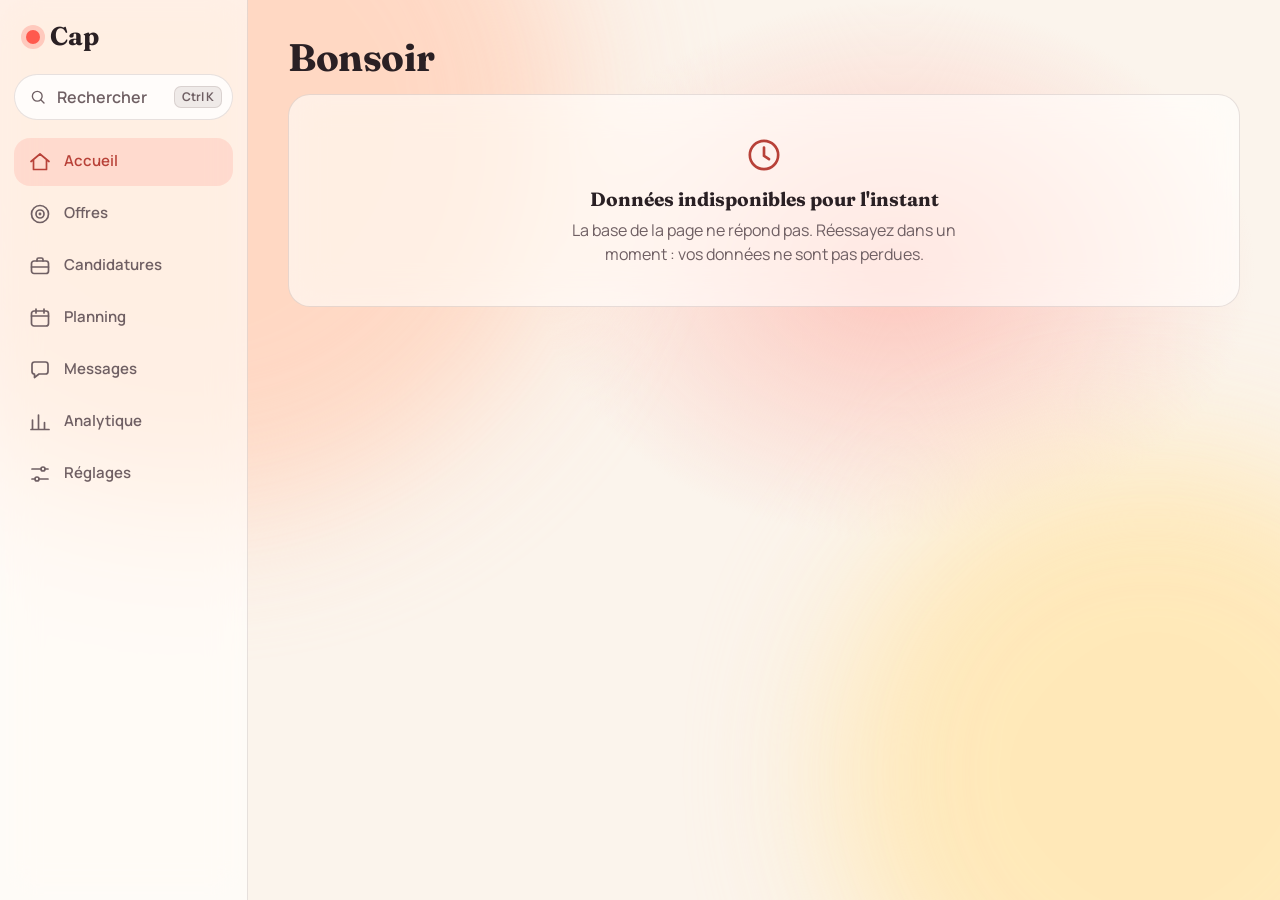
<file: extensions/dashboard/page/index.html>
<!DOCTYPE html>
<html lang="fr" class="cap-boot">
<head>
<meta charset="utf-8">
<title>Cap</title>
<meta name="viewport" content="width=device-width, initial-scale=1, viewport-fit=cover">
<link rel="preconnect" href="https://fonts.googleapis.com">
<link rel="preconnect" href="https://fonts.gstatic.com" crossorigin>
<link rel="stylesheet" href="https://fonts.googleapis.com/css2?family=Fraunces:opsz,wght@9..144,500;9..144,700&family=Manrope:wght@400;500;600;700&display=swap">
<link rel="stylesheet" href="css/app.css">
</head>
<body>
<div class="backdrop" aria-hidden="true"></div>

<div id="stage">
<nav id="nav" aria-label="Navigation principale">
  <div class="brand"><span class="brand-mark" aria-hidden="true"></span><span class="brand-name">Cap</span></div>
  <button type="button" id="nav-search" class="nav-search" aria-haspopup="dialog" aria-keyshortcuts="Control+K Meta+K">
    <svg viewBox="0 0 24 24" aria-hidden="true"><circle cx="11" cy="11" r="6.5"/><path d="m16 16 4 4"/></svg><span>Rechercher</span><kbd class="kbd" data-shortcut>Ctrl K</kbd></button>
  <ul class="nav-list">
    <li><a class="nav-item" href="#accueil" data-route="accueil">
      <svg viewBox="0 0 24 24" aria-hidden="true"><path d="M3 11.5 12 4l9 7.5M5.5 10v9.5h13V10"/></svg><span>Accueil</span></a></li>
    <li><a class="nav-item" href="#offres" data-route="offres">
      <svg viewBox="0 0 24 24" aria-hidden="true"><circle cx="12" cy="12" r="8.5"/><circle cx="12" cy="12" r="4"/><circle cx="12" cy="12" r=".6"/></svg><span>Offres</span></a></li>
    <li><a class="nav-item" href="#candidatures" data-route="candidatures">
      <svg viewBox="0 0 24 24" aria-hidden="true"><rect x="3.5" y="7" width="17" height="12.5" rx="2.5"/><path d="M9 7V5.5A1.5 1.5 0 0 1 10.5 4h3A1.5 1.5 0 0 1 15 5.5V7M3.5 13h17"/></svg><span>Candidatures</span></a></li>
    <li class="nav-extra"><a class="nav-item" href="#planning" data-route="planning">
      <svg viewBox="0 0 24 24" aria-hidden="true"><rect x="3.5" y="5" width="17" height="15" rx="2.5"/><path d="M3.5 10h17M8 3v4M16 3v4"/></svg><span>Planning</span></a></li>
    <li><a class="nav-item" href="#messages" data-route="messages">
      <svg viewBox="0 0 24 24" aria-hidden="true"><path d="M4 6.5A2.5 2.5 0 0 1 6.5 4h11A2.5 2.5 0 0 1 20 6.5v7a2.5 2.5 0 0 1-2.5 2.5H11l-4.5 3.5V16A2.5 2.5 0 0 1 4 13.5z"/></svg><span>Messages</span></a></li>
    <li class="nav-extra"><a class="nav-item" href="#analytique" data-route="analytique">
      <svg viewBox="0 0 24 24" aria-hidden="true"><path d="M4.5 19.5V10M10.5 19.5V5M16.5 19.5v-7M21 19.5H3"/></svg><span>Analytique</span></a></li>
    <li class="nav-extra"><a class="nav-item" href="#reglages" data-route="reglages">
      <svg viewBox="0 0 24 24" aria-hidden="true"><path d="M4 7h9M17 7h3M4 17h3M11 17h9"/><circle cx="15" cy="7" r="2"/><circle cx="9" cy="17" r="2"/></svg><span>Réglages</span></a></li>
    <li class="nav-more"><button type="button" class="nav-item" id="more-btn" aria-haspopup="dialog" aria-expanded="false" aria-controls="more-sheet">
      <svg viewBox="0 0 24 24" aria-hidden="true"><circle cx="6" cy="12" r="1.4"/><circle cx="12" cy="12" r="1.4"/><circle cx="18" cy="12" r="1.4"/></svg><span>Plus</span></button></li>
  </ul>
</nav>

<div id="more-sheet" class="sheet" role="dialog" aria-modal="true" aria-label="Plus de pages" hidden>
  <div class="sheet-scrim" data-close-sheet></div>
  <div class="sheet-panel glass">
    <a class="sheet-item" href="#planning" data-route="planning">Planning</a>
    <a class="sheet-item" href="#analytique" data-route="analytique">Analytique</a>
    <a class="sheet-item" href="#reglages" data-route="reglages">Réglages</a>
  </div>
</div>

<main id="main">
  <button type="button" id="search-btn" class="icon-btn search-fab" aria-label="Rechercher" aria-haspopup="dialog" aria-keyshortcuts="Control+K Meta+K">
    <svg viewBox="0 0 24 24" aria-hidden="true"><circle cx="11" cy="11" r="6.5"/><path d="m16 16 4 4"/></svg></button>
  <section id="screen-accueil" data-screen="accueil" aria-labelledby="h-accueil" hidden><h1 id="h-accueil">Accueil</h1><div class="screen-body"></div></section>
  <section id="screen-offres" data-screen="offres" aria-labelledby="h-offres" hidden><h1 id="h-offres">Offres</h1><div class="screen-body"></div></section>
  <section id="screen-candidatures" data-screen="candidatures" aria-labelledby="h-candidatures" hidden><h1 id="h-candidatures">Candidatures</h1><div class="screen-body"></div></section>
  <section id="screen-planning" data-screen="planning" aria-labelledby="h-planning" hidden><h1 id="h-planning">Planning</h1><div class="screen-body"></div></section>
  <section id="screen-messages" data-screen="messages" aria-labelledby="h-messages" hidden><h1 id="h-messages">Messages</h1><div class="screen-body"></div></section>
  <section id="screen-analytique" data-screen="analytique" aria-labelledby="h-analytique" hidden><h1 id="h-analytique">Analytique</h1><div class="screen-body"></div></section>
  <section id="screen-reglages" data-screen="reglages" aria-labelledby="h-reglages" hidden><h1 id="h-reglages">Réglages</h1><div class="screen-body"></div></section>
</main>
</div>

<!-- Later tasks add their scripts here, in order: data.js, match.js, ui/charts/screens, outlook, palette, then app.js last. -->
<script src="js/data.js"></script>
<script src="js/match.js"></script>
<script src="js/ui.js"></script>
<script src="js/charts.js"></script>
<script src="js/screens/accueil.js"></script>
<script src="js/screens/offres.js"></script>
<script src="js/screens/candidatures.js"></script>
<script src="js/screens/analytique.js"></script>
<script src="js/outlook.js"></script>
<script src="js/screens/planning.js"></script>
<script src="js/screens/messages.js"></script>
<script src="js/screens/reglages.js"></script>
<script src="js/palette.js"></script>
<script src="js/app.js"></script>
</body>
</html>
</file>
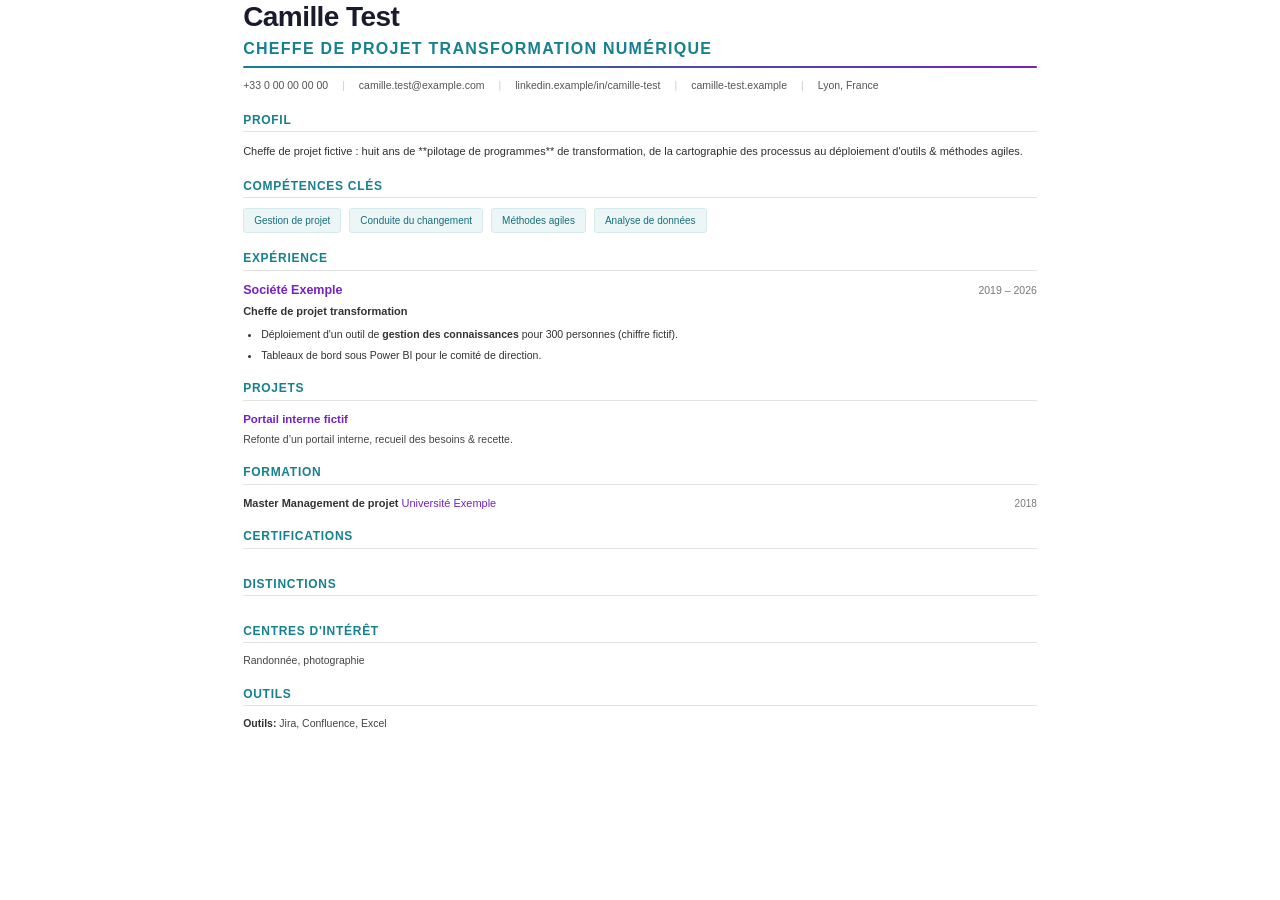
<file: extensions/agents/test/fixtures/cv-sample.html>
<!DOCTYPE html>
<html lang="fr">
<head>
<meta charset="UTF-8">
<meta name="viewport" content="width=device-width, initial-scale=1.0">
<title>Camille Test — CV</title>
<style>
  /* Themeable tokens (#1837): overridable via config/profile.yml `style:`, which
     the PDF pipeline injects as a later :root block. Defaults below reproduce the
     original hardcoded values, so a profile without a `style:` block is unchanged. */
  :root {
    --accent-color: hsl(187 74% 32%);
    --secondary-color: hsl(270, 70%, 45%);
    --tag-color: hsl(187, 74%, 28%);
    --tag-bg: hsl(187, 40%, 95%);
    --tag-border: hsl(187, 40%, 88%);
    --font-family: "Liberation Sans", 'Helvetica Neue', Arial, 'DejaVu Sans', 'Arial Unicode MS', sans-serif;
    --font-size: 11px;
    /* Matches generate-pdf.mjs's PDF_PAGE_MARGIN — the actual PDF page margin
       comes from the later @page rule injectPrintPageCss appends (which reads
       this same variable), so this default must match it exactly. */
    --page-margin: 0.6in;
    /* #3242: unchanged default — a role may still flow across a page break to
       keep the CV compact (see #1145). Override via config/profile.yml
       `style.job_break_inside: avoid` for "a role is one unit, never split". */
    --job-break-inside: auto;
    /* Whether a Projects entry may split across a page break. Unchanged
       default — a project may still split, keeping the CV compact. Override via
       config/profile.yml `style.project_break_inside: avoid` for "a project is
       one unit, never split", which removes the one-word widow a description
       can leave above its tech line, at the cost of a bottom gap. */
    --project-break-inside: auto;
  }
  @page { margin: var(--page-margin); }

  /* ATS-safe typography (#font-extraction fix):
     The bundled variable woff2 fonts (Space Grotesk / DM Sans) render with
     glyph advances that make PDF text extractors inject spurious spaces inside
     words (e.g. "SUM M ARY", "Germ any") — which corrupts ATS keyword parsing.
     This template's job is clean machine-readable parsing, so we use a standard
     static system sans stack instead. Arial Unicode MS is last among the named
     faces. Headless Chromium embeds that face for Han text. Naming Hiragino,
     PingFang, or Noto does not embed them, and 山 and 田 are then stored as
     Kangxi radicals. Verified clean via pypdf text extraction.
     The lang="ja" rules reuse this Latin base stack (with a CJK fallback added);
     the lang="ar" rules below intentionally define their own Arabic stack. */

  * {
    margin: 0;
    padding: 0;
    box-sizing: border-box;
    /* Disable fi/fl/ffi ligatures. Headless Chromium substitutes these letter
       pairs with the Unicode glyphs U+FB01/FB02/FB03 at PDF layout time, and PDF
       text extractors (what ATS systems read) decode them back to those
       codepoints, so "verification" becomes "veriﬁcation" and a literal keyword
       search misses it. Setting this on every element covers headings and
       competency tags too. Required ligatures (rlig) stay on, so Arabic shaping
       is unaffected. */
    font-variant-ligatures: none;
    font-feature-settings: "liga" 0, "clig" 0, "dlig" 0;
  }

  html {
    -webkit-print-color-adjust: exact;
    print-color-adjust: exact;
  }

  body {
    font-family: var(--font-family);
    font-size: var(--font-size);
    line-height: 1.5;
    color: #1a1a2e;
    background: #ffffff;
    padding: 0;
    margin: 0;
    /* Disable ligatures here as well; see the * rule above. */
    font-variant-ligatures: none;
    font-feature-settings: "liga" 0, "clig" 0, "dlig" 0;
  }

  .page {
    width: 100%;
    max-width: 210mm;
    margin: 0 auto;
    padding: 2px 0;
  }

  /* === HEADER === */
  .header {
    margin-bottom: 20px;
  }

  .header h1 {
    font-family: var(--font-family);
    font-size: 28px;
    font-weight: 700;
    color: #1a1a2e;
    letter-spacing: -0.02em;
    margin-bottom: 6px;
    line-height: 1.1;
  }

  .header-title {
    font-family: var(--font-family);
    font-size: 16px;
    font-weight: 600;
    color: var(--accent-color);
    text-transform: uppercase;
    letter-spacing: 0.08em;
    margin-bottom: 8px;
    line-height: 1.2;
  }

  .header-gradient {
    height: 2px;
    background: linear-gradient(to right, var(--accent-color), var(--secondary-color));
    border-radius: 1px;
    margin-bottom: 10px;
  }

  .contact-row {
    display: flex;
    flex-wrap: wrap;
    gap: 8px 14px;
    font-family: var(--font-family);
    font-size: 10.5px;
    line-height: 1.4;
    color: #555;
  }

  .contact-row a {
    color: #555;
    text-decoration: none;
  }

  /* The separator is generated content on the item BEFORE it, not an element of
     its own. As its own flex item it was an independent box, so `flex-wrap`
     could place it first on a new line — and attaching it to the following item
     instead would only move the problem, since that item starts the wrapped
     line. Trailing the preceding item, it leaves with that item or not at all.
     margin-inline-start (logical) keeps RTL — html[lang="ar"] — correct. */
  .contact-row > *:not(:last-child)::after {
    content: "|";
    color: #ccc;
    margin-inline-start: 14px;   /* matches the 14px column gap above */
  }

  /* === OPTIONAL PROFILE PHOTO (opt-in, DACH/European markets — #264) ===
     Off by default: with no candidate.photo the  slot is empty, no
     <img> is emitted, and the layout is byte-identical to a photoless CV.
     When opted in (candidate.photo in config/profile.yml) the photo floats into
     the top corner and the header/summary text wraps beside it. Photos are
     penalized by US/UK/many-market ATS, so this is never on by default. */
  .cv-photo {
    float: right;
    width: 80px;
    height: 100px;
    object-fit: cover;
    margin: 0 0 8px 14px;
    border-radius: 3px;
    border: 1px solid #e2e2e2;
  }

  .cv-photo--rounded { border-radius: 8px; }
  .cv-photo--circle { border-radius: 50%; aspect-ratio: 1; height: 80px; }
  .cv-photo--square { border-radius: 0; aspect-ratio: 1; height: 80px; }

  /* === SECTIONS === */
  .section {
    margin-bottom: 18px;
  }

  .section-title {
    font-family: var(--font-family);
    font-size: 12px;
    font-weight: 700;
    text-transform: uppercase;
    letter-spacing: 0.06em;
    color: var(--accent-color);
    border-bottom: 1.5px solid #e2e2e2;
    padding-bottom: 4px;
    margin-bottom: 10px;
    line-height: 1.2;
  }

  /* === PROFESSIONAL SUMMARY === */
  .summary-text {
    font-size: var(--font-size);
    line-height: 1.7;
    color: #2f2f2f;
  }

  .summary-text strong {
    font-weight: 700;
    color: #1a1a1a;
  }

  /* Links must never break across lines */
  a {
    white-space: nowrap;
  }

  /* === CORE COMPETENCIES === */
  .competencies-grid {
    display: flex;
    flex-wrap: wrap;
    gap: 8px;
  }

  .competency-tag {
    font-family: var(--font-family);
    font-size: 10px;
    font-weight: 500;
    color: var(--tag-color);
    background: var(--tag-bg);
    padding: 4px 10px;
    border-radius: 3px;
    border: 1px solid var(--tag-border);
  }

  /* === WORK EXPERIENCE === */
  .job {
    margin-bottom: 14px;
  }

  .job-header {
    display: flex;
    justify-content: space-between;
    align-items: baseline;
    gap: 12px;
    margin-bottom: 4px;
  }

  .job-company {
    font-family: var(--font-family);
    font-size: 12.5px;
    font-weight: 600;
    color: var(--secondary-color);
  }

  .job-period {
    font-size: 10.5px;
    color: #777;
    white-space: nowrap;
  }

  .job-role {
    font-size: var(--font-size);
    font-weight: 600;
    color: #333;
    margin-bottom: 6px;
  }

  .job-location {
    font-size: 10px;
    color: #888;
  }

  .job-context {
    font-style: italic;
    font-size: 10.5px;
    line-height: 1.55;
    color: #555;
    margin-top: 3px;
  }

  .job ul {
    padding-left: 18px;
    margin-top: 6px;
  }

  .job li {
    font-size: 10.5px;
    line-height: 1.6;
    color: #333;
    margin-bottom: 4px;
  }

  .job li strong {
    font-weight: 600;
  }

  /* === PROJECTS === */
  .project {
    margin-bottom: 12px;
  }

  .project-title {
    font-family: var(--font-family);
    font-size: 11.5px;
    font-weight: 600;
    color: var(--secondary-color);
  }

  .project-title a {
    color: inherit;
    text-decoration: none;
  }

  .project-title a:hover {
    text-decoration: underline;
  }

  .project-badge {
    font-size: 9px;
    font-weight: 500;
    color: var(--accent-color);
    background: var(--tag-bg);
    padding: 1px 6px;
    border-radius: 2px;
    margin-left: 6px;
  }

  .project-desc {
    font-size: 10.5px;
    color: #444;
    margin-top: 3px;
    line-height: 1.55;
  }

  .project-tech {
    font-size: 9.5px;
    color: #888;
    margin-top: 3px;
  }

  /* === EDUCATION === */
  .edu-item {
    margin-bottom: 8px;
  }

  .edu-header {
    display: flex;
    justify-content: space-between;
    align-items: baseline;
    gap: 12px;
  }

  .edu-title {
    font-weight: 600;
    font-size: var(--font-size);
    color: #333;
  }

  .edu-org {
    color: var(--secondary-color);
    font-weight: 500;
  }

  .edu-year {
    font-size: 10px;
    color: #777;
    white-space: nowrap;
  }

  .edu-location {
    font-size: 10px;
    color: #888;
  }

  .edu-desc {
    font-size: 10px;
    color: #666;
    margin-top: 2px;
    line-height: 1.5;
  }

  /* === CERTIFICATIONS === */
  .cert-table {
    display: table;
    width: 100%;
  }

  .cert-item {
    display: table-row;
  }

  .cert-item > * {
    display: table-cell;
    vertical-align: baseline;
    padding-bottom: 6px;
  }

  .cert-title {
    font-size: 10.5px;
    font-weight: 500;
    color: #333;
  }

  .cert-org {
    color: var(--secondary-color);
    white-space: nowrap;
  }

  .cert-year {
    font-size: 10px;
    color: #777;
    white-space: nowrap;
    text-align: right;
    width: 44px;
  }

  /* === AWARDS === */
  /* Same table model as certifications (title / issuer / year on one baseline),
     under its own class names so a template pack can restyle awards without
     dragging certifications along. */
  .award-table {
    display: table;
    width: 100%;
  }

  .award-item {
    display: table-row;
  }

  .award-item > * {
    display: table-cell;
    vertical-align: baseline;
    padding-bottom: 6px;
  }

  .award-title {
    font-size: 10.5px;
    font-weight: 500;
    color: #333;
  }

  .award-org {
    color: var(--secondary-color);
    white-space: nowrap;
  }

  .award-year {
    font-size: 10px;
    color: #777;
    white-space: nowrap;
    text-align: right;
    width: 44px;
  }

  /* === INTERESTS === */
  .interests-line {
    font-size: 10.5px;
    color: #444;
  }

  /* === GDPR / RODO CONSENT (footer) === */
  /* Opt-in footer slot filled from payload.consent. Empty by default — the
     :empty rule hides the div (and its border-top) when no consent text is
     set, so existing CVs render byte-identical to a pre-consent layout.
     Mirrors the  opt-in slot pattern (#264). */
  .cv-consent {
    margin-top: 14px;
    padding-top: 8px;
    border-top: 1px solid #ddd;
    font-size: 8.5px;
    line-height: 1.4;
    color: #777;
    text-align: left;
  }
  .cv-consent:empty { display: none; }

  /* === SKILLS === */
  .skills-grid {
    display: flex;
    flex-wrap: wrap;
    gap: 6px 14px;
  }

  .skill-item {
    font-size: 10.5px;
    color: #444;
  }

  .skill-category {
    font-weight: 600;
    color: #333;
    font-size: 10.5px;
  }

  /* === PRINT === */
  @media print {
    body {
      -webkit-print-color-adjust: exact;
      print-color-adjust: exact;
    }

    /* Keep a small right gutter for the print box. Right-aligned content
       (job periods, education years) right-aligns to the content-box edge,
       and the rightmost glyph's side bearing can spill ~1px past it and get
       clipped by Chromium's print clip. A plain `.page` padding is reset to 0
       here for print, which is why padding set outside @media print has no
       effect; restoring a right gutter inside the print rule fixes it without
       re-centering the page or hard-coding a per-format max-width. See #1341. */
    .page {
      padding: 0 0.18in 0 0;
    }
  }

  /* === PAGE BREAK CONTROL === */
  /* Only avoid breaking small atomic units (a cert row, an education line, the
     header, a single competency or skill).  Sections and multi-bullet roles are
     allowed to flow across a page boundary so content packs tight instead of
     jumping wholesale and leaving large bottom gaps. */
  .header,
  .edu-item,
  .cert-item,
  .competency-tag,
  .skill-item {
    break-inside: avoid;
    page-break-inside: avoid;
  }

  /* #3242: opt-in — see the --job-break-inside default above. */
  .job {
    page-break-inside: var(--job-break-inside, auto);
    break-inside: var(--job-break-inside, auto);
  }

  /* Opt-in — see the --project-break-inside default above. */
  .project {
    page-break-inside: var(--project-break-inside, auto);
    break-inside: var(--project-break-inside, auto);
  }

  /* Keep a heading attached to the content that follows it, so headings are not
     orphaned at the bottom of a page. */
  .section-title,
  .job-company,
  .job-role,
  .job-location,
  .job-context,
  .project-title {
    break-after: avoid;
    page-break-after: avoid;
  }

  /* Keep a project's tech line attached to the description above it.  A project
     may still split across pages, but not at the one opportunity that strands a
     bare "Python | github.com/..." line at the top of the next page with no
     title or description to identify it. */
  .project-tech {
    break-before: avoid;
    page-break-before: avoid;
  }

  /* === RTL (Arabic) Support ===
     The profile's font_family leads when set, through --font-family-override,
     which theme-style.mjs declares only then. Not var(--font-family) as in the
     CJK blocks: that always resolves, and its Latin default (Arial, DejaVu
     Sans, Arial Unicode MS) carries Arabic glyphs, so it would displace
     Segoe UI / Tahoma for every Arabic CV. With no override, the fallback
     'Segoe UI' repeats the first face, so the stack is the one shipped before. */
  html[lang="ar"] body {
    direction: rtl;
    text-align: right;
    font-family: var(--font-family-override, 'Segoe UI'), 'Segoe UI', Tahoma, Arial, sans-serif;
  }

  html[lang="ar"] .header h1,
  html[lang="ar"] .header-title,
  html[lang="ar"] .section-title,
  html[lang="ar"] .job-company,
  html[lang="ar"] .project-title,
  html[lang="ar"] .competency-tag,
  html[lang="ar"] .skill-category {
    font-family: var(--font-family-override, 'Segoe UI'), 'Segoe UI', Tahoma, Arial, sans-serif;
  }

  html[lang="ar"] .header-gradient {
    background: linear-gradient(to left, var(--accent-color), var(--secondary-color));
  }

  html[lang="ar"] .job ul {
    padding-right: 18px;
    padding-left: 0;
  }

  html[lang="ar"] .project-badge {
    margin-right: 6px;
    margin-left: 0;
  }

  html[lang="ar"] .cert-year {
    text-align: left;
  }

  html[lang="ar"] .cert-table {
    direction: rtl;
  }

  html[lang="ar"] .cv-photo {
    float: left;
    margin: 0 14px 8px 0;
  }

  /* === CJK (Japanese) font fallback === */
  /* The bundled webfonts are Latin-only (see #951). Without a CJK fallback,
     Japanese text renders as tofu (□) in headless Chromium on any system
     without a CJK system font (Linux/CI, minimal containers). The Latin brand
     fonts are kept first so ASCII still uses Space Grotesk / DM Sans, then the
     browser's per-glyph fallback picks the first installed CJK face for kana
     and kanji. Mirrors the lang="ar" precedent above. */
  html[lang="ja"] body {
    font-family: var(--font-family), 'Hiragino Sans',
      'Hiragino Kaku Gothic ProN', 'Yu Gothic', 'YuGothic', 'Noto Sans CJK JP',
      'Noto Sans JP', Meiryo, 'MS PGothic', sans-serif;
  }

  html[lang="ja"] .header h1,
  html[lang="ja"] .header-title,
  html[lang="ja"] .section-title,
  html[lang="ja"] .job-company,
  html[lang="ja"] .project-title,
  html[lang="ja"] .competency-tag,
  html[lang="ja"] .skill-category {
   font-family: var(--font-family), 'Hiragino Sans', 'Hiragino Kaku Gothic ProN',
      'Yu Gothic', 'YuGothic', 'Noto Sans CJK JP', 'Noto Sans JP',
      Meiryo, 'MS PGothic', sans-serif;
  }

  /* === Simplified Chinese typography ===
     Keep Latin-capable system fonts first for stable ATS extraction, then use
     platform-native and open-source Simplified Chinese faces for Han glyphs.
     Explicit line-breaking prevents mixed Chinese/English tokens and Chinese
     punctuation from producing clipped or awkward PDF lines. */
  html[lang="zh-CN"] body,
  html[lang="zh"] body {
    font-family: var(--font-family), 'PingFang SC',
      'Hiragino Sans GB', 'Microsoft YaHei', 'Noto Sans CJK SC',
      'Noto Sans SC', 'Source Han Sans SC', sans-serif;
    line-break: strict;
    word-break: normal;
    overflow-wrap: break-word;
  }

  html[lang="zh-CN"] .header h1,
  html[lang="zh-CN"] .header-title,
  html[lang="zh-CN"] .section-title,
  html[lang="zh-CN"] .job-company,
  html[lang="zh-CN"] .project-title,
  html[lang="zh-CN"] .contact-row,
  html[lang="zh-CN"] .competency-tag,
  html[lang="zh-CN"] .skill-category,
  html[lang="zh"] .header h1,
  html[lang="zh"] .header-title,
  html[lang="zh"] .section-title,
  html[lang="zh"] .job-company,
  html[lang="zh"] .project-title,
  html[lang="zh"] .contact-row,
  html[lang="zh"] .competency-tag,
  html[lang="zh"] .skill-category {
    font-family: var(--font-family), 'PingFang SC',
      'Hiragino Sans GB', 'Microsoft YaHei', 'Noto Sans CJK SC',
      'Noto Sans SC', 'Source Han Sans SC', sans-serif;
  }

  /* === Korean typography ===
     modes/ko/ ships as a supported locale, but no rule matched html[lang="ko"],
     so a Korean CV fell back to the Latin-only stack and Hangul rendered via
     whatever the PDF engine happened to substitute. Same shape as the ja and
     zh blocks above: Latin-capable faces first for stable ATS extraction, then
     platform-native and open-source Korean faces for Hangul glyphs. */
  html[lang="ko"] body {
    font-family: var(--font-family), 'Apple SD Gothic Neo',
      'Malgun Gothic', 'Noto Sans CJK KR',
      'Noto Sans KR', 'Nanum Gothic', sans-serif;
    line-break: strict;
    word-break: normal;
    overflow-wrap: break-word;
  }

  html[lang="ko"] .header h1,
  html[lang="ko"] .header-title,
  html[lang="ko"] .section-title,
  html[lang="ko"] .job-company,
  html[lang="ko"] .project-title,
  html[lang="ko"] .contact-row,
  html[lang="ko"] .competency-tag,
  html[lang="ko"] .skill-category {
    font-family: var(--font-family), 'Apple SD Gothic Neo',
      'Malgun Gothic', 'Noto Sans CJK KR',
      'Noto Sans KR', 'Nanum Gothic', sans-serif;
  }

  /* === Traditional Chinese typography ===
     modes/zh-TW/ ships as a supported locale. html[lang="zh"] does not match
     lang="zh-TW", so it needs its own rule — and it must use TC faces, not the
     Simplified stack above, which substitutes the wrong glyph forms.
     var(--font-family) leads (profile override / Latin :root default), then the
     TC faces sit in the font list itself — NOT in var()'s fallback slot, which
     is dead because :root always defines --font-family. Same shape as
     templates/ats/cv-template.ats.html, and the ja/zh-CN/ko blocks above (#3531). */
  html[lang="zh-TW"] body {
    font-family: var(--font-family), 'PingFang TC',
      'Microsoft JhengHei', 'Noto Sans CJK TC',
      'Noto Sans TC', 'Source Han Sans TC', sans-serif;
    line-break: strict;
    word-break: normal;
    overflow-wrap: break-word;
  }

  html[lang="zh-TW"] .header h1,
  html[lang="zh-TW"] .header-title,
  html[lang="zh-TW"] .section-title,
  html[lang="zh-TW"] .job-company,
  html[lang="zh-TW"] .project-title,
  html[lang="zh-TW"] .contact-row,
  html[lang="zh-TW"] .competency-tag,
  html[lang="zh-TW"] .skill-category {
    font-family: var(--font-family), 'PingFang TC',
      'Microsoft JhengHei', 'Noto Sans CJK TC',
      'Noto Sans TC', 'Source Han Sans TC', sans-serif;
  }

  html[lang="zh-CN"] .summary-text,
  html[lang="zh"] .summary-text,
  html[lang="zh-CN"] .job li,
  html[lang="zh"] .job li {
    line-height: 1.7;
  }

  html[lang="zh-CN"] .section-title,
  html[lang="zh"] .section-title {
    letter-spacing: 0.03em;
  }
</style>
</head>
<body>
<div class="page">

  
  <!-- HEADER -->
  <div class="header">
    <h1>Camille Test</h1>
    <div class="header-title">Cheffe de projet   Transformation numérique</div>
    <div class="header-gradient"></div>
    <div class="contact-row">
      <a href="tel:+33 0 00 00 00 00">+33 0 00 00 00 00</a>
      <a href="mailto:camille.test@example.com">camille.test@example.com</a>
      <a href="https://linkedin.example/in/camille-test">linkedin.example/in/camille-test</a>
      <a href="https://camille-test.example">camille-test.example</a>
      <span>Lyon, France</span>
    </div>
  </div>

  <!-- PROFESSIONAL SUMMARY -->
  <div class="section">
    <div class="section-title">Profil</div>
    <div class="summary-text">Cheffe de projet fictive : huit ans de **pilotage de programmes** de transformation, de la cartographie des processus au déploiement d&#39;outils &amp; méthodes agiles.</div>
  </div>

  <!-- CORE COMPETENCIES -->
  <div class="section">
    <div class="section-title">Compétences clés</div>
    <div class="competencies-grid">
      <span class="competency-tag">Gestion de projet</span>
      <span class="competency-tag">Conduite du changement</span>
      <span class="competency-tag">Méthodes agiles</span>
      <span class="competency-tag">Analyse de données</span>
    </div>
  </div>

  <!-- WORK EXPERIENCE -->
  <div class="section">
    <div class="section-title">Expérience</div>
    <div class="job">
    <div class="job-header">
      <span class="job-company">Société Exemple</span>
      <span class="job-period">2019 – 2026</span>
    </div>
    <div class="job-role">Cheffe de projet transformation</div>
    <ul>
        <li>Déploiement d&#39;un outil de <strong>gestion des connaissances</strong> pour 300 personnes (chiffre fictif).</li>
        <li>Tableaux de bord sous Power&nbsp;BI pour le comité de direction.</li>
    </ul>
  </div>
  </div>

  <!-- PROJECTS -->
  <div class="section">
    <div class="section-title">Projets</div>
    <div class="project">
    <div class="project-title">Portail interne fictif</div>
    <div class="project-desc">Refonte d&#8217;un portail interne, recueil des besoins &#x26; recette.</div>
  </div>
  </div>

  <!-- EDUCATION -->
  <div class="section">
    <div class="section-title">Formation</div>
    <div class="edu-item">
    <div class="edu-header">
      <div class="edu-title">Master Management de projet <span class="edu-org">Université Exemple</span></div>
      <div class="edu-year">2018</div>
    </div>
  </div>
  </div>

  <!-- CERTIFICATIONS -->
  <div class="section">
    <div class="section-title">Certifications</div>
    <div class="cert-table"></div>
  </div>

  <!-- AWARDS -->
  <div class="section">
    <div class="section-title">Distinctions</div>
    <div class="award-table"></div>
  </div>

  <!-- INTERESTS -->
  <div class="section">
    <div class="section-title">Centres d&#39;intérêt</div>
    <div class="interests-line">Randonnée, photographie</div>
  </div>

  <!-- SKILLS -->
  <div class="section">
    <div class="section-title">Outils</div>
    <div class="skills-grid">
    <div class="skill-item"><span class="skill-category">Outils:</span> Jira, Confluence, Excel</div>
  </div>
  </div>

  <!-- END -->

  <!-- GDPR / RODO consent -->
  <div class="cv-consent"></div>

</div>
</body>
</html>
</file>
<file: extensions/dashboard/page/css/app.css>
/*
 * VOICE: calm, direct French; a quiet co-pilot that names the next step, never nags.
 * IDEA: a "cap" (heading) — one bearing for the week, everything else orbits around it.
 * PICTURE: warm dawn light seen through frosted glass; soft blobs of coral and amber behind panels.
 * COLOUR: warm paper / deep aubergine neutrals, one accent (--acc, coral by default), status colours kept muted.
 * TYPE: Fraunces for headings and hero figures (soft, characterful serif), Manrope for text and numbers.
 * LAYOUT: one column on phones with a bottom tab bar; side menu + roomy grid from 900px, columns from 1100px.
 */
@property --acc { syntax: '<color>'; inherits: true; initial-value: #ff5a4e; }

:root {
  color-scheme: light dark;
  /* accent: brand colour for marks; -ink for text (AA on paper and glass); -fill/-fill2 under --on-acc text (AA) */
  --acc: #ff5a4e;
  --acc-ink: light-dark(#b84138, #ff6d62);
  --acc-fill: #c7463d;
  --acc-fill2: #a33a32;
  --on-acc: #fff;
  --bg: light-dark(#fbf4ec, #17121a);
  --bg-blob1: light-dark(#ffd3bd, #4a1f2e);
  --bg-blob2: light-dark(#ffe6b0, #2c1f45);
  --bg-blob3: light-dark(color-mix(in srgb, var(--acc) 30%, #fbf4ec), color-mix(in srgb, var(--acc) 28%, #17121a));
  --text: light-dark(#2a2024, #f4ece6);
  --muted: light-dark(#6f5f63, #b7a9ae);
  --glass: light-dark(rgb(255 255 255 / .62), rgb(40 30 46 / .6));
  --glass-solid: light-dark(#fffaf5, #261d2b);
  --field: light-dark(rgb(255 255 255 / .8), rgb(20 14 24 / .6));
  --line: light-dark(rgb(60 30 30 / .12), rgb(255 235 235 / .14));
  --track: light-dark(rgb(60 30 30 / .08), rgb(255 235 235 / .1));
  --soft-acc: color-mix(in srgb, var(--acc) 14%, transparent);
  --shadow: light-dark(0 10px 30px rgb(120 60 40 / .12), 0 10px 30px rgb(0 0 0 / .4));
  --good: light-dark(#21744a, #6fd49b);
  --warn: light-dark(#8a5a00, #f2c14e);
  --off: light-dark(#8a7c80, #8f8287);
  --r: 22px;
  --gutter: 16px;
  --font-display: 'Fraunces', Georgia, 'Times New Roman', serif;
  --font-text: 'Manrope', system-ui, -apple-system, 'Segoe UI', sans-serif;
  transition: --acc .6s ease;
}
:root[data-theme=light] { color-scheme: light; }
:root[data-theme=dark] { color-scheme: dark; }
:root[data-accent=corail] { --acc: #ff5a4e; --acc-ink: light-dark(#b84138, #ff6d62); --acc-fill: #c7463d; --acc-fill2: #a33a32; --on-acc: #fff; }
:root[data-accent=vert-eau] { --acc: #14b8a6; --acc-ink: light-dark(#0d766a, #2fcdb9); --acc-fill: #14b8a6; --acc-fill2: #119e8f; --on-acc: #1d1416; }
:root[data-accent=violet] { --acc: #7c5cff; --acc-ink: light-dark(#6d51e0, #a593ff); --acc-fill: #7356ed; --acc-fill2: #5942b8; --on-acc: #fff; }
:root[data-accent=bleu] { --acc: #2f6bff; --acc-ink: light-dark(#2a60e6, #7fa2ff); --acc-fill: #2d66f2; --acc-fill2: #224db8; --on-acc: #fff; }
:root[data-accent=ambre] { --acc: #f59e0b; --acc-ink: light-dark(#915d06, #f5a524); --acc-fill: #f59e0b; --acc-fill2: #d88b0a; --on-acc: #1d1416; }

*, *::before, *::after { box-sizing: border-box; min-width: 0; }
html { -webkit-text-size-adjust: 100%; }
body {
  margin: 0;
  background-color: var(--bg);
  color: var(--text);
  font: 400 16px/1.5 var(--font-text);
  overflow-x: clip;
  min-height: 100vh;
  min-height: 100dvh;
  padding-top: env(safe-area-inset-top);
  padding-left: env(safe-area-inset-left);
  padding-right: env(safe-area-inset-right);
  padding-bottom: calc(76px + env(safe-area-inset-bottom));
}
h1 { font: 700 clamp(1.7rem, 5vw, 2.4rem)/1.1 var(--font-display); margin: 0 0 1rem; letter-spacing: -.01em; }
h2, h3, p, ul, ol, dl, dd { margin: 0; }
ul, ol { padding: 0; list-style: none; }
a { color: inherit; }
button, input, select, textarea { font: inherit; color: inherit; }
:focus-visible { outline: 3px solid var(--acc-ink); outline-offset: 2px; border-radius: 10px; }
svg text { paint-order: stroke; stroke: var(--bg); stroke-width: 4px; stroke-linejoin: round; }
.sr-only { position: absolute; width: 1px; height: 1px; overflow: hidden; clip-path: inset(50%); white-space: nowrap; }
.muted { color: var(--muted); }
.small { font-size: .85rem; }
.nowrap { white-space: nowrap; }

/* warm blurred background */
.backdrop { position: fixed; inset: 0; z-index: -1; overflow: hidden; pointer-events: none;
  background: radial-gradient(40vmax 30vmax at 70% 30%, var(--bg-blob3), transparent 70%); }
.backdrop::before, .backdrop::after { content: ''; position: absolute; border-radius: 50%; filter: blur(70px); opacity: .85; }
.backdrop::before { width: 60vmax; height: 60vmax; left: -15vmax; top: -20vmax; background: var(--bg-blob1); }
.backdrop::after { width: 50vmax; height: 50vmax; right: -15vmax; bottom: -15vmax; background: var(--bg-blob2); }

/* frosted glass (never animated itself: only its children move) */
.glass {
  background: var(--glass);
  -webkit-backdrop-filter: blur(18px) saturate(1.5);
  backdrop-filter: blur(18px) saturate(1.5);
  border: 1px solid var(--line);
  border-radius: var(--r);
  box-shadow: var(--shadow), inset 0 1px 0 light-dark(rgb(255 255 255 / .7), rgb(255 255 255 / .06));
}
@supports not (backdrop-filter: blur(1px)) {
  .glass, #nav { background: var(--glass-solid); -webkit-backdrop-filter: none; backdrop-filter: none; }
}

/* content */
#main { position: relative; padding: 20px var(--gutter) 24px; max-width: 1240px; margin: 0 auto; }
[hidden] { display: none !important; }
.screen-body { display: grid; gap: 14px; }

/* navigation: bottom tab bar (< 900px) */
#nav {
  position: fixed; left: 0; right: 0; bottom: 0; z-index: 20;
  padding: 6px 8px calc(6px + env(safe-area-inset-bottom));
  background: var(--glass);
  -webkit-backdrop-filter: blur(18px) saturate(1.5);
  backdrop-filter: blur(18px) saturate(1.5);
  border-top: 1px solid var(--line);
}
#nav .brand { display: none; }
.nav-list { list-style: none; margin: 0; padding: 0; display: flex; gap: 2px; justify-content: space-around; }
.nav-list li { flex: 1 1 0; }
.nav-extra { display: none; }
.nav-item {
  display: flex; flex-direction: column; align-items: center; justify-content: center; gap: 2px;
  width: 100%; min-height: 56px; min-width: 44px; padding: 4px 2px;
  border: 0; background: none; color: var(--muted); font: 600 11px/1.1 var(--font-text);
  text-decoration: none; border-radius: 16px; cursor: pointer;
  transition: background-color .2s, color .2s;
}
.nav-item span { display: block; max-width: 100%; overflow: hidden; text-overflow: ellipsis; white-space: nowrap; }
.nav-item svg { width: 24px; height: 24px; fill: none; stroke: currentColor; stroke-width: 1.7; stroke-linecap: round; stroke-linejoin: round; }
.nav-item[aria-current=page], .nav-item.is-active { color: var(--acc-ink); background: var(--soft-acc); }
@media (max-width: 399px) { .nav-list { gap: 0; } .nav-item { padding: 4px 0; font-size: 10px; letter-spacing: -.01em; } }

/* "Plus" sheet */
.sheet { position: fixed; inset: 0; z-index: 30; }
.sheet-scrim { position: absolute; inset: 0; background: rgb(20 10 20 / .35); }
.sheet-panel { position: absolute; left: var(--gutter); right: var(--gutter); bottom: calc(80px + env(safe-area-inset-bottom)); padding: 8px; display: grid; gap: 2px; }
.sheet-item { display: flex; align-items: center; min-height: 52px; padding: 0 16px; border-radius: 16px; text-decoration: none; font-weight: 600; }
.sheet-item[aria-current=page] { color: var(--acc-ink); background: var(--soft-acc); }

/* side menu (>= 900px) */
@media (min-width: 900px) {
  body { padding-bottom: 0; padding-left: calc(248px + env(safe-area-inset-left)); }
  #main { padding: 36px 40px 48px; }
  #nav {
    top: 0; right: auto; bottom: auto; width: 248px; height: 100vh; height: 100dvh;
    padding: calc(24px + env(safe-area-inset-top)) 14px 24px calc(14px + env(safe-area-inset-left));
    border-top: 0; border-right: 1px solid var(--line);
  }
  #nav .brand { display: flex; align-items: center; gap: 10px; padding: 0 12px 24px; font: 700 1.6rem/1 var(--font-display); }
  .brand-mark { width: 14px; height: 14px; border-radius: 50%; background: var(--acc); box-shadow: 0 0 0 5px color-mix(in srgb, var(--acc) 25%, transparent); }
  .nav-list { flex-direction: column; gap: 4px; justify-content: flex-start; }
  .nav-list li { flex: none; }
  .nav-extra { display: block; }
  .nav-more { display: none; }
  .nav-item { flex-direction: row; justify-content: flex-start; gap: 12px; min-height: 48px; padding: 0 14px; font-size: 15px; }
  .sheet { display: none !important; }
  #nav .nav-search { display: flex; }
  #main .search-fab { display: none; }
}

/* search: a field-like button in the side menu (PC), a magnifier at the top right (phone, tablet) */
.kbd { display: inline-block; padding: 1px 7px; border-radius: 7px; border: 1px solid var(--line); background: var(--track); font: 700 .75rem/1.5 var(--font-text); color: var(--muted); white-space: nowrap; }
.nav-search {
  display: none; align-items: center; gap: 10px; width: 100%; min-height: 46px; margin: 0 0 18px; padding: 0 10px 0 14px;
  border-radius: 999px; border: 1px solid var(--line); background: var(--field); color: var(--muted); font-weight: 600; cursor: pointer;
}
.nav-search svg { width: 18px; height: 18px; fill: none; stroke: currentColor; stroke-width: 1.8; stroke-linecap: round; flex: none; }
.nav-search span { flex: 1; text-align: left; }
.search-fab { position: absolute; top: 16px; right: var(--gutter); z-index: 2; background: var(--glass-solid); border: 1px solid var(--line); box-shadow: var(--shadow); }
.search-fab svg { width: 20px; height: 20px; fill: none; stroke: currentColor; stroke-width: 1.8; stroke-linecap: round; }
@media (max-width: 899px) { #main h1 { padding-right: 56px; } }

/* ---------- shared components ---------- */
.card { border-radius: var(--r); padding: 18px; }
.card-title { font: 700 1.15rem/1.2 var(--font-display); }
.card-head { display: flex; flex-wrap: wrap; align-items: flex-start; justify-content: space-between; gap: 10px 16px; }
.sub-title { font: 700 .95rem/1.3 var(--font-text); margin: 18px 0 8px; }
.btn {
  display: inline-flex; align-items: center; justify-content: center; gap: 8px; min-height: 44px; padding: 0 18px;
  border-radius: 999px; border: 1px solid transparent; font-weight: 700; font-size: .95rem; text-decoration: none; cursor: pointer;
  white-space: nowrap; transition: background-color .2s, transform .15s;
}
.btn svg, .icon-btn svg { width: 18px; height: 18px; fill: none; stroke: currentColor; stroke-width: 1.8; stroke-linecap: round; stroke-linejoin: round; flex: none; }
.btn:active { transform: scale(.97); }
.btn-acc { background: var(--acc-fill); color: var(--on-acc); }
.btn-soft { background: var(--soft-acc); color: var(--acc-ink); }
.btn-on-acc { background: var(--on-acc); color: var(--acc-fill2); }
.btn-ghost-acc { border-color: color-mix(in srgb, var(--on-acc) 55%, transparent); color: var(--on-acc); }
.icon-btn { display: inline-grid; place-items: center; width: 44px; height: 44px; border-radius: 50%; border: 0; background: var(--track); cursor: pointer; flex: none; }
.seg { display: inline-flex; padding: 4px; gap: 2px; border-radius: 999px; background: var(--track); }
.seg button { min-height: 44px; min-width: 44px; padding: 0 14px; border: 0; border-radius: 999px; background: none; font-weight: 700; font-size: .9rem; color: var(--muted); cursor: pointer; }
.seg button[aria-pressed=true] { background: var(--text); color: var(--bg); }
.badge { display: inline-flex; align-items: center; gap: 6px; padding: 3px 10px; border-radius: 999px; font-size: .78rem; font-weight: 700; line-height: 1.3; }
.badge-acc { background: var(--soft-acc); color: var(--acc-ink); }
.badge-warn { background: color-mix(in srgb, var(--warn) 16%, transparent); color: var(--warn); }
.badge-pending { background: var(--track); color: var(--text); }
.badge-sub { font-weight: 500; color: var(--muted); }
.pulse { width: 7px; height: 7px; border-radius: 50%; background: var(--acc); flex: none; animation: pulse 1.6s ease-in-out infinite; }
.status { display: inline-block; justify-self: start; width: max-content; max-width: 100%; padding: 3px 10px; border-radius: 999px; font-size: .8rem; font-weight: 700; white-space: nowrap; background: var(--track); overflow-wrap: anywhere; }
.stack .status { white-space: normal; }
.s-acc { background: var(--soft-acc); color: var(--acc-ink); }
.s-good { background: color-mix(in srgb, var(--good) 15%, transparent); color: var(--good); }
.s-off { color: var(--muted); }
.chip { flex: none; max-width: 100%; padding: 3px 9px; border-radius: 999px; font-size: .75rem; font-weight: 700; background: var(--soft-acc); color: var(--acc-ink); white-space: nowrap; }
.toolbar { display: flex; flex-wrap: wrap; align-items: center; gap: 10px 14px; }
.count { color: var(--muted); font-size: .9rem; }
.search { flex: 1 1 260px; display: flex; align-items: center; gap: 8px; padding: 0 14px; min-height: 46px; border-radius: 999px; background: var(--field); border: 1px solid var(--line); }
.search svg { width: 18px; height: 18px; fill: none; stroke: var(--muted); stroke-width: 1.8; stroke-linecap: round; flex: none; }
.search input { flex: 1; border: 0; background: none; font-size: 16px; min-height: 44px; outline: none; }
.search:focus-within { outline: 3px solid var(--acc-ink); outline-offset: 2px; }
.empty { display: grid; justify-items: center; text-align: center; gap: 6px; padding: 40px 24px; }
.empty-ico { width: 40px; height: 40px; fill: none; stroke: var(--acc-ink); stroke-width: 1.6; stroke-linecap: round; margin-bottom: 6px; }
.empty-title { font: 700 1.2rem/1.3 var(--font-display); }
.empty-text { color: var(--muted); max-width: 42ch; }
.empty-inline { color: var(--muted); padding: 18px 4px; }
.loading { display: grid; gap: 14px; }
.skel { height: 120px; position: relative; overflow: hidden; }
.skel::after { content: ''; position: absolute; inset: 0; background: linear-gradient(100deg, transparent 20%, light-dark(rgb(255 255 255 / .5), rgb(255 255 255 / .06)) 50%, transparent 80%); animation: shimmer 1.4s linear infinite; }
.facts { display: grid; grid-template-columns: repeat(auto-fit, minmax(130px, 1fr)); gap: 10px; margin-top: 14px; }
.facts div { padding: 10px 12px; border-radius: 14px; background: var(--track); }
.facts dt { font-size: .78rem; color: var(--muted); }
.facts dd { font-weight: 700; }
.bullets { display: grid; gap: 8px; }
.bullets li { display: flex; gap: 10px; align-items: flex-start; }
.bullets svg { width: 20px; height: 20px; flex: none; fill: none; stroke-width: 1.9; stroke-linecap: round; stroke-linejoin: round; margin-top: 2px; }
.bullets .good svg { stroke: var(--good); }
.bullets .gap svg { stroke: var(--warn); }

/* toast */
#toasts { position: fixed; z-index: 50; left: 50%; bottom: calc(86px + env(safe-area-inset-bottom)); transform: translateX(-50%); display: grid; gap: 8px; width: min(92vw, 420px); pointer-events: none; }
.toast { padding: 12px 16px; border-radius: 16px; background: light-dark(#2a2024, #f4ece6); color: light-dark(#fbf4ec, #17121a); font-weight: 600; box-shadow: var(--shadow); animation: toast-in .25s ease-out; }
.toast-error { background: #9c2b23; color: #fff; }
@media (min-width: 900px) { #toasts { bottom: 28px; left: calc(50% + 124px); } }

/* dialog: bottom sheet on phones, centred panel from 720px */
.dlg { position: fixed; inset: 0; z-index: 40; display: flex; align-items: flex-end; justify-content: center; }
.dlg-scrim { position: absolute; inset: 0; background: rgb(20 10 20 / .4); }
.dlg-wrap { position: relative; width: 100%; max-width: 600px; animation: sheet-in .28s cubic-bezier(.2,.8,.2,1); }
.dlg-panel { max-height: 88vh; max-height: 88dvh; overflow-y: auto; overscroll-behavior: contain; padding: 18px 18px calc(22px + env(safe-area-inset-bottom)); border-radius: 26px 26px 0 0; background: var(--glass-solid); }
.dlg-head { display: flex; align-items: center; justify-content: space-between; gap: 12px; margin-bottom: 6px; }
.dlg-title { font: 700 1.45rem/1.2 var(--font-display); overflow-wrap: anywhere; }
@media (min-width: 720px) {
  .dlg { align-items: center; padding: 24px; }
  .dlg-panel { border-radius: 26px; padding: 24px; }
}

/* ---------- Accueil ---------- */
.home { display: grid; gap: 16px; grid-template-columns: minmax(0, 1fr); grid-template-areas: "hero" "kpis" "todo" "week" "quick" "sync"; }
.hero { grid-area: hero; } .week { grid-area: week; } .kpis { grid-area: kpis; } .home-acts { grid-area: todo; } .quick { grid-area: quick; } .sync { grid-area: sync; }
@media (min-width: 720px) { .home { grid-template-columns: minmax(0, 1fr) minmax(0, 1fr); grid-template-areas: "hero hero" "kpis kpis" "todo week" "quick quick" "sync sync"; } }
@media (min-width: 1100px) { .home { grid-template-columns: minmax(0, 1.85fr) minmax(0, 1fr); grid-template-areas: "hero week" "kpis kpis" "todo quick" "sync sync"; } }

.hero {
  position: relative; overflow: hidden; display: grid; grid-template-columns: minmax(0, 1fr) auto; align-items: center; gap: 18px;
  padding: clamp(20px, 4vw, 32px); color: var(--on-acc);
  background:
    radial-gradient(60% 90% at 100% 0%, rgb(255 255 255 / .18), transparent 60%),
    radial-gradient(50% 70% at 0% 100%, rgb(0 0 0 / .14), transparent 70%),
    linear-gradient(135deg, var(--acc-fill), var(--acc-fill2));
  box-shadow: 0 18px 40px color-mix(in srgb, var(--acc-fill2) 35%, transparent);
}
.hero-kicker { font-size: .9rem; font-weight: 600; opacity: .92; }
.hero-title { font: 700 clamp(1.45rem, 4.2vw, 2.25rem)/1.12 var(--font-display); margin: 6px 0 18px; letter-spacing: -.01em; max-width: 20ch; }
.hero-figs { display: flex; flex-wrap: wrap; gap: 8px 26px; margin-bottom: 20px; }
.hero-figs div { display: flex; flex-direction: column-reverse; }
.hero-figs dd { font: 700 1.6rem/1.1 var(--font-display); font-variant-numeric: tabular-nums; }
.hero-figs dt { font-size: .85rem; font-weight: 600; opacity: .92; }
.hero-actions { display: flex; flex-wrap: wrap; gap: 10px; }
.hero-ring { display: grid; justify-items: center; gap: 8px; }
.ring { position: relative; width: clamp(120px, 20vw, 176px); aspect-ratio: 1; color: var(--on-acc); }
.ring-svg { display: block; }
.ring-track { fill: none; stroke: color-mix(in srgb, currentColor 22%, transparent); }
.ring-bar { fill: none; stroke: currentColor; stroke-linecap: round; transition: stroke-dashoffset 1.3s cubic-bezier(.2,.8,.2,1); }
.ring-in { position: absolute; inset: 0; display: grid; place-items: center; }
#goal-count { font: 700 clamp(1.15rem, 2.4vw, 1.6rem)/1.1 var(--font-display); white-space: nowrap; font-variant-numeric: tabular-nums; }
.ring-cap { font-size: .85rem; font-weight: 600; opacity: .92; text-align: center; }
@media (max-width: 519px) {
  .hero { grid-template-columns: minmax(0, 1fr); }
  .hero-ring { order: -1; justify-self: start; display: flex; align-items: center; gap: 14px; }
  .ring { width: 92px; }
  #goal-count { font-size: 1.05rem; }
  .ring-cap { text-align: left; max-width: 10em; }
  .hero-title { margin-bottom: 14px; }
}

.week-head { display: flex; align-items: baseline; gap: 10px; margin-bottom: 14px; }
.week-big { font: 700 2.6rem/1 var(--font-display); color: var(--acc-ink); }
.week-date { font-weight: 700; }
.week-date::first-letter { text-transform: uppercase; }
.mini-week { display: grid; grid-template-columns: repeat(7, minmax(0, 1fr)); gap: 4px; }
.wd { display: grid; justify-items: center; gap: 2px; padding: 8px 0 6px; border-radius: 14px; }
.wd-name { font-size: .72rem; color: var(--muted); text-transform: capitalize; }
.wd-num { font-weight: 700; font-variant-numeric: tabular-nums; }
.wd.is-past .wd-num { color: var(--muted); }
.wd.is-today { background: var(--acc-fill); color: var(--on-acc); }
.wd.is-today .wd-name { color: inherit; opacity: .9; }
.wd-dots { display: flex; gap: 3px; height: 6px; }
.wd-dots i { width: 6px; height: 6px; border-radius: 50%; background: var(--acc); }
.wd.is-today .wd-dots i { background: var(--on-acc); }
.wd-dots .dot-sent { background: var(--muted); }
.agenda { display: grid; gap: 6px; margin-top: 14px; }
.ag { display: flex; gap: 10px; align-items: baseline; padding: 8px 12px; border-radius: 12px; background: var(--track); font-size: .9rem; }
.ag-day { font-weight: 700; white-space: nowrap; flex: none; }
.ag-text { overflow-wrap: anywhere; }
.ag-close { background: var(--soft-acc); }
.ag-none { color: var(--muted); font-size: .9rem; }

.kpis { display: grid; grid-template-columns: repeat(2, minmax(0, 1fr)); gap: 12px; }
@media (min-width: 900px) { .kpis { grid-template-columns: repeat(4, minmax(0, 1fr)); gap: 16px; } }
.kpi { display: grid; gap: 2px; padding: 16px; }
.kpi-top { display: flex; align-items: center; justify-content: space-between; gap: 6px; margin-bottom: 8px; }
@media (max-width: 519px) { .kpi-top { flex-direction: column; align-items: flex-start; } }
.kpi-ico { display: grid; place-items: center; width: 38px; height: 38px; border-radius: 12px; background: var(--soft-acc); color: var(--acc-ink); flex: none; }
.kpi-ico svg, .todo-ico svg, .tile-ico svg { width: 20px; height: 20px; fill: none; stroke: currentColor; stroke-width: 1.8; stroke-linecap: round; stroke-linejoin: round; }
.kpi-num { font: 700 clamp(1.7rem, 6vw, 2.5rem)/1.05 var(--font-display); font-variant-numeric: tabular-nums; white-space: nowrap; }
.kpi-lbl { font-size: .88rem; font-weight: 600; color: var(--muted); }
.spark { width: 100%; height: 34px; margin-top: 8px; color: var(--acc); overflow: visible; }
.spark-line { fill: none; stroke: currentColor; stroke-width: 2; stroke-linecap: round; }
.spark-fill { fill: currentColor; opacity: .12; }
.spark-dot { fill: currentColor; }
.card.kpi-acc { background: linear-gradient(150deg, var(--acc-fill), var(--acc-fill2)); color: var(--on-acc); border-color: transparent; }
.kpi-acc .kpi-lbl { color: inherit; opacity: .92; }
.kpi-acc .kpi-ico, .kpi-acc .chip { background: color-mix(in srgb, var(--on-acc) 18%, transparent); color: inherit; }
.kpi-acc .spark { color: var(--on-acc); }

.todo-list { display: grid; gap: 4px; margin-top: 12px; }
.todo-item { display: flex; align-items: center; gap: 12px; padding: 8px 4px; border-bottom: 1px solid var(--line); }
.todo-item:last-of-type { border-bottom: 0; }
.todo-item > a, .todo-item > span:not(.todo-ico):not(.badge) { flex: 1; }
.todo-ico { display: grid; place-items: center; width: 38px; height: 38px; border-radius: 50%; background: var(--soft-acc); color: var(--acc-ink); flex: none; }
.todo-ico.hot { background: color-mix(in srgb, #ff6a1a 16%, transparent); color: light-dark(#b23c00, #ff9a5c); }
.flame { fill: currentColor; stroke: none !important; }
.todo-link { flex: 1; display: grid; text-align: left; padding: 6px 0; min-height: 44px; border: 0; background: none; cursor: pointer; overflow-wrap: anywhere; }
.todo-sub { font-size: .85rem; color: var(--muted); }
.todo-item a { text-decoration: none; font-weight: 600; min-height: 44px; display: flex; align-items: center; }
.todo-quiet { color: var(--muted); font-size: .9rem; padding: 6px 4px; }
.todo-quiet a { display: inline-flex; align-items: center; min-height: 44px; text-underline-offset: 3px; }
.todo-item[data-outlook-note] a { overflow-wrap: anywhere; }
.todo-calm { padding: 10px 4px; }
.home-acts { display: grid; gap: 16px; align-content: start; min-width: 0; }
/* a follow-up with a text to copy: the text and « Copier » go under the row */
.todo-follow { flex-wrap: wrap; }
.followup-box { flex: 1 1 100%; display: grid; gap: 8px; min-width: 0; }
.followup-box .btn { white-space: normal; }
/* « À envoyer » */
.send-note { font-size: .85rem; font-weight: 700; color: var(--warn); }
/* « À confirmer » */
.card-note { margin-top: 6px; font-size: .9rem; color: var(--muted); }
.prop-list { display: grid; margin-top: 8px; }
.prop { display: grid; gap: 8px; padding: 12px 4px; border-bottom: 1px solid var(--line); min-width: 0; }
.prop:last-child { border-bottom: 0; }
.prop-head { display: flex; flex-wrap: wrap; align-items: center; gap: 6px 12px; overflow-wrap: anywhere; }
.prop-move { display: inline-flex; flex-wrap: wrap; align-items: center; gap: 6px; min-width: 0; }
.prop-arrow { color: var(--muted); }
.prop-proof { display: grid; gap: 2px; padding: 10px 12px; border-left: 3px solid var(--line); border-radius: 4px 12px 12px 4px; background: var(--track); overflow-wrap: anywhere; min-width: 0; }
.prop-meta { font-size: .85rem; color: var(--muted); }
.prop-subj { font-weight: 600; }
.prop-excerpt { font-size: .9rem; }
.req-row.prop-actions { justify-content: flex-start; }
.prop-actions .btn { white-space: normal; text-align: center; }

.quick { display: grid; grid-template-columns: repeat(2, minmax(0, 1fr)); gap: 12px; align-content: start; }
@media (min-width: 720px) and (max-width: 1099px) { .quick { grid-template-columns: repeat(4, minmax(0, 1fr)); } }
.tile { display: flex; align-items: center; gap: 12px; min-height: 64px; padding: 12px 14px; text-decoration: none; font-weight: 700; font-size: .95rem; line-height: 1.25; }
@media (max-width: 1099px) { .tile { flex-direction: column; align-items: flex-start; gap: 8px; } }
.tile > span:last-child { overflow-wrap: anywhere; }
.tile-ico { display: grid; place-items: center; width: 38px; height: 38px; border-radius: 12px; background: var(--soft-acc); color: var(--acc-ink); flex: none; }
.sync { color: var(--muted); font-size: .85rem; text-align: center; }
.sync.is-stale { color: var(--warn); }

/* ---------- Offres ---------- */
.offers { display: grid; gap: 10px; }
.offer { display: grid; grid-template-columns: auto minmax(0, 1fr); gap: 12px 14px; align-items: center; padding: 14px; }
.offer-actions { grid-column: 1 / -1; display: flex; flex-wrap: wrap; gap: 8px; }
@media (min-width: 720px) { .offer { grid-template-columns: auto minmax(0, 1fr) auto; } .offer-actions { grid-column: auto; } }
.score { display: grid; place-content: center; justify-items: center; width: 64px; height: 64px; border-radius: 18px; background: var(--track); text-align: center; }
.score.is-high { background: var(--acc-fill); color: var(--on-acc); }
.score-num { font: 700 1.4rem/1 var(--font-display); font-variant-numeric: tabular-nums; }
.score-max { font-size: .75rem; opacity: .85; }
.score-none { font-size: .72rem; font-weight: 700; color: var(--muted); line-height: 1.15; padding: 0 4px; }
.offer-co { font-weight: 800; overflow-wrap: anywhere; }
.offer-role { overflow-wrap: anywhere; }
.offer-meta { font-size: .85rem; color: var(--muted); overflow-wrap: anywhere; }
.report-box { margin-top: 16px; padding: 12px 14px; border-radius: 16px; background: var(--track); }
.report-box summary { cursor: pointer; font-weight: 700; padding: 12px 0; line-height: 20px; }

/* ---------- Candidatures ---------- */
.chips { display: flex; gap: 8px; overflow-x: auto; scrollbar-width: none; padding: 2px; flex: 1 1 100%; }
.fchip { display: inline-flex; align-items: center; gap: 8px; min-height: 44px; padding: 0 14px; border-radius: 999px; border: 1px solid var(--line); background: var(--field); font-weight: 700; font-size: .9rem; white-space: nowrap; cursor: pointer; flex: none; }
.fchip-n { font-size: .78rem; color: var(--muted); font-variant-numeric: tabular-nums; }
.fchip[aria-pressed=true] { background: var(--text); color: var(--bg); border-color: transparent; }
.fchip[aria-pressed=true] .fchip-n { color: inherit; opacity: .8; }
.layout-seg { display: none; }
@media (min-width: 1100px) { .layout-seg { display: inline-flex; } .chips { flex: 1 1 0; } }
.row-open { border: 0; background: none; padding: 0; min-height: 44px; font-weight: 800; text-align: left; cursor: pointer; text-decoration: underline; text-decoration-color: color-mix(in srgb, var(--acc) 45%, transparent); text-underline-offset: 3px; overflow-wrap: anywhere; }
.row-pending { display: flex; flex-wrap: wrap; gap: 6px; }
.row-pending:empty { display: none; }
table.apps { width: 100%; border-collapse: collapse; }
.apps th { text-align: left; font-size: .78rem; font-weight: 700; color: var(--muted); padding: 10px 12px; border-bottom: 1px solid var(--line); }
.apps td { padding: 8px 12px; border-bottom: 1px solid var(--line); vertical-align: middle; }
.apps tr:last-child td { border-bottom: 0; }
.apps .num { text-align: right; font-variant-numeric: tabular-nums; }
.late { color: var(--warn); font-weight: 700; }
.soon { color: var(--acc-ink); font-weight: 700; }
.app-list.layout-table { border-radius: var(--r); background: var(--glass); border: 1px solid var(--line); box-shadow: var(--shadow); padding: 6px 6px; }
@media (max-width: 759px) {
  .app-list.layout-table { background: none; border: 0; box-shadow: none; padding: 0; }
  table.stack thead { position: absolute; width: 1px; height: 1px; overflow: hidden; clip-path: inset(50%); }
  table.stack, .stack tbody { display: grid; gap: 10px; }
  .stack tr { display: grid; grid-template-columns: repeat(3, minmax(0, 1fr)); gap: 8px 12px; padding: 12px 14px; border-radius: 18px; background: var(--glass-solid); border: 1px solid var(--line); }
  .stack td { display: grid; gap: 2px; align-content: start; border: 0; padding: 0; text-align: left; }
  .stack td::before { content: attr(data-l); font-size: .75rem; color: var(--muted); font-weight: 600; }
  .stack td.num { text-align: left; }
  .stack td.cell-co { grid-column: 1 / -1; order: -2; }
  .stack td[data-l="Poste"] { grid-column: 1 / -1; order: -1; }
  .stack td.cell-co::before, .stack td[data-l="Poste"]::before, .stack td[data-l="N°"] { display: none; }
  .stack td.cell-co .row-open { font-size: 1.05rem; }
}
@media (max-width: 399px) { .stack tr { grid-template-columns: repeat(2, minmax(0, 1fr)); } }
.kanban { display: grid; grid-auto-flow: column; grid-auto-columns: minmax(230px, 1fr); gap: 14px; overflow-x: auto; padding-bottom: 8px; }
.kcol { display: grid; gap: 10px; align-content: start; }
.kcol-head { display: flex; align-items: center; justify-content: space-between; font-size: 1rem; padding: 4px 6px; }
.kcard { padding: 12px 14px; display: grid; gap: 2px; border-radius: 18px; }
.kcard-role { font-size: .9rem; }
.kcard-meta { font-size: .8rem; color: var(--muted); }
.detail-role { font-size: 1.05rem; overflow-wrap: anywhere; }
.detail-chips { display: flex; flex-wrap: wrap; gap: 8px; margin-top: 10px; }
.history { display: grid; gap: 0; border-left: 2px solid var(--line); margin-left: 6px; }
.history li { position: relative; display: flex; gap: 12px; padding: 6px 0 6px 16px; }
.history li::before { content: ''; position: absolute; left: -6px; top: 13px; width: 10px; height: 10px; border-radius: 50%; background: var(--acc); }
.h-day { font-weight: 700; white-space: nowrap; min-width: 4.5em; }
.detail-links { display: flex; flex-wrap: wrap; gap: 8px; margin-top: 14px; }
.cv-stale { margin-top: 8px; color: var(--warn); }
/* CV viewer (inside the detail sheet): page images on white paper; wider panel on PC, full-height sheet on phones */
.dlg.is-cv .dlg-wrap { max-width: 880px; }
.cv-view { display: grid; gap: 14px; animation: fade .2s ease-out both; }
.cv-view .cv-stale { margin-top: 0; }
.cv-bar { position: sticky; top: 0; z-index: 1; display: flex; flex-wrap: wrap; align-items: center; justify-content: space-between; gap: 8px 12px; padding: 4px 0 8px; background: var(--glass-solid); }
.cv-pages { display: grid; gap: 16px; min-width: 0; }
.cv-page { margin: 0; min-width: 0; }
.cv-page img { display: block; width: 100%; max-width: 100%; height: auto; background: #fff; border-radius: 3px; box-shadow: 0 1px 2px rgb(20 10 20 / .14), 0 6px 22px rgb(20 10 20 / .12); }
.cv-missing { padding: 32px 18px; border: 1px dashed var(--line); border-radius: 10px; text-align: center; color: var(--muted); }
.cv-note { text-align: center; }
@media (max-width: 719px) {
  .dlg.is-cv .dlg-panel { height: 100vh; height: 100dvh; max-height: none; border-radius: 0; padding-inline: 10px; }
}
.cv-mark { display: inline-block; margin-left: 8px; padding: 1px 7px; border-radius: 999px; font-size: .72rem; font-weight: 700; letter-spacing: .02em; vertical-align: middle; background: var(--track); color: var(--muted); }
/* Espace CV (a prepared dossier, inside the detail sheet) */
.cv-space { margin-top: 18px; padding-top: 4px; border-top: 1px solid var(--line); min-width: 0; }
.cv-space-head { display: flex; flex-wrap: wrap; align-items: center; gap: 8px 12px; margin: 18px 0 8px; }
.cv-space-head .sub-title { margin: 0; }
.cv-space .btn { white-space: normal; text-align: center; max-width: 100%; }
.badge-good { background: color-mix(in srgb, var(--good) 15%, transparent); color: var(--good); }
.dossier-badge { margin-left: 8px; vertical-align: middle; justify-self: start; width: max-content; max-width: 100%; }
.stack td.cell-co .dossier-badge { margin-left: 0; }
.cv-space-head .dossier-badge { margin-left: 0; }
.check-reasons { color: var(--warn); padding-left: 1.2em; list-style: disc; overflow-wrap: anywhere; }
.strat { display: grid; gap: 6px; padding: 12px 14px; border-radius: 16px; background: var(--track); overflow-wrap: anywhere; min-width: 0; }
.strat-title { font-weight: 700; }
.strat-h { font-size: .8rem; font-weight: 700; color: var(--muted); margin: 6px 0 0; }
.strat-list { display: grid; gap: 4px; padding-left: 1.2em; list-style: disc; }
.strat-src { display: block; font-size: .8rem; color: var(--muted); }
.kw { display: flex; flex-wrap: wrap; gap: 6px; }
.kw .chip { white-space: normal; overflow-wrap: anywhere; }
.msg-box { display: grid; gap: 8px; margin-top: 16px; min-width: 0; }
.msg-box .strat-h { margin: 0; }
.msg-text { white-space: pre-wrap; overflow-wrap: anywhere; padding: 12px 14px; border-radius: 14px; border: 1px solid var(--line); background: var(--field); user-select: text; }
.req-done { font-weight: 600; color: var(--good); }
.refuse { margin-top: 18px; display: grid; gap: 8px; }
.refuse-actions { display: flex; flex-wrap: wrap; gap: 8px; }
.detail-pending { display: flex; flex-wrap: wrap; gap: 8px; margin-top: 14px; }
.detail-pending:empty { display: none; }
.req { display: grid; gap: 8px; margin-top: 18px; }
.req label { font-weight: 700; }
.req-row { display: flex; flex-wrap: wrap; gap: 10px; align-items: center; justify-content: space-between; }
.req select { flex: 1 1 200px; }
.req select, .req textarea { min-height: 46px; padding: 10px 14px; border-radius: 14px; border: 1px solid var(--line); background: var(--field); font-size: 16px; width: 100%; }
.req-row select { width: auto; }
.req textarea { resize: vertical; }
.req-err { color: light-dark(#a3261d, #ff8a80); font-weight: 600; font-size: .9rem; }

/* ---------- Analytique ---------- */
.ana { display: grid; gap: 16px; grid-template-columns: minmax(0, 1fr); }
@media (min-width: 720px) { .ana { grid-template-columns: minmax(0, 1fr) minmax(0, 1fr); } .ana-time, .ana-prog { grid-column: 1 / -1; } }
@media (min-width: 1100px) { .ana { grid-template-columns: minmax(0, 2fr) minmax(0, 1fr); } .ana-time { grid-column: auto; } .ana-donut { grid-row: span 1; } }
.fig { position: relative; }
.fig svg { display: block; width: 100%; height: 100%; overflow: visible; }
.fig-area { height: clamp(210px, 30vw, 290px); margin-top: 8px; }
.fig-donut { height: 190px; margin: 14px 0; }
.legend { display: flex; flex-wrap: wrap; gap: 6px 16px; margin-top: 12px; font-size: .88rem; }
.legend li { display: flex; align-items: center; gap: 8px; }
.legend-col { display: grid; grid-template-columns: repeat(2, minmax(0, 1fr)); gap: 6px 14px; }
.legend-col strong { margin-left: auto; font-variant-numeric: tabular-nums; }
.sw { width: 12px; height: 12px; border-radius: 4px; flex: none; background: var(--acc); }
.sw-alt { background: none; border-top: 2px dashed var(--muted); height: 0; border-radius: 0; width: 16px; }
.grid { stroke: var(--line); stroke-width: 1; }
.tick { fill: var(--muted); font: 600 11px var(--font-text); }
.line-main { fill: none; stroke: var(--acc); stroke-width: 2.5; stroke-linecap: round; stroke-linejoin: round; }
.line-alt { fill: none; stroke: var(--muted); stroke-width: 1.6; stroke-dasharray: 4 5; stroke-linecap: round; }
.grad-a { stop-color: var(--acc); stop-opacity: .3; }
.grad-b { stop-color: var(--acc); stop-opacity: 0; }
.guide { stroke: var(--muted); stroke-dasharray: 3 4; }
.dot { stroke: var(--glass-solid); stroke-width: 2; }
.dot-main { fill: var(--acc); } .dot-alt { fill: var(--muted); }
.tip { position: absolute; top: 0; left: 0; display: grid; gap: 2px; padding: 8px 12px; border-radius: 12px; background: var(--glass-solid); border: 1px solid var(--line); box-shadow: var(--shadow); font-size: .82rem; pointer-events: none; white-space: nowrap; }
.tip-main::before, .tip-alt::before { content: ''; display: inline-block; width: 8px; height: 8px; border-radius: 50%; margin-right: 6px; background: var(--acc); }
.tip-alt::before { background: var(--muted); }
.data-view { margin-top: 10px; font-size: .9rem; }
.data-view summary { cursor: pointer; color: var(--muted); font-weight: 600; padding: 12px 0; line-height: 20px; }
.data-view .scroll { max-height: 240px; overflow: auto; }
.data-table { width: 100%; border-collapse: collapse; }
.data-table th, .data-table td { padding: 4px 8px; border-bottom: 1px solid var(--line); text-align: left; }
.data-table .num { text-align: right; font-variant-numeric: tabular-nums; }
.slice.g1, .sw.g1 { fill: color-mix(in srgb, var(--acc) 45%, var(--glass-solid)); background: color-mix(in srgb, var(--acc) 45%, var(--glass-solid)); }
.slice.g2, .sw.g2 { fill: color-mix(in srgb, var(--acc) 65%, var(--glass-solid)); background: color-mix(in srgb, var(--acc) 65%, var(--glass-solid)); }
.slice.g3, .sw.g3 { fill: color-mix(in srgb, var(--acc) 85%, var(--glass-solid)); background: color-mix(in srgb, var(--acc) 85%, var(--glass-solid)); }
.slice.g4, .sw.g4 { fill: var(--acc-fill); background: var(--acc-fill); }
.slice.g5, .sw.g5 { fill: var(--acc-fill2); background: var(--acc-fill2); }
.slice.g0, .sw.g0 { fill: var(--off); background: var(--off); }
.donut-track { fill: none; stroke: var(--track); }
.donut-total { font: 700 30px var(--font-display); fill: var(--text); }
.donut-sub { font: 600 12px var(--font-text); fill: var(--muted); }
.funnel { display: grid; gap: 12px; margin-top: 14px; }
.funnel-row { display: grid; grid-template-columns: 6.5em minmax(0, 1fr) auto; gap: 10px; align-items: center; }
.f-label { font-weight: 600; font-size: .9rem; }
.f-track, .meter { display: block; height: 12px; border-radius: 4px; background: var(--track); overflow: hidden; }
.f-bar, .meter span { display: block; height: 100%; border-radius: 4px; background: linear-gradient(90deg, color-mix(in srgb, var(--acc) 70%, var(--glass-solid)), var(--acc)); transform-origin: left; }
.f-val { display: flex; align-items: baseline; gap: 4px; white-space: nowrap; font-variant-numeric: tabular-nums; }
.f-val small { color: var(--muted); }
.big { font: 700 clamp(2.6rem, 9vw, 3.6rem)/1 var(--font-display); color: var(--acc-ink); margin: 14px 0 8px; font-variant-numeric: tabular-nums; white-space: nowrap; }
.progs { display: grid; gap: 14px; margin-top: 12px; }
@media (min-width: 720px) { .progs { grid-template-columns: repeat(2, minmax(0, 1fr)); gap: 14px 28px; } }
.prog-top { display: flex; justify-content: space-between; align-items: center; gap: 8px; }
.prog-co { font-weight: 800; overflow-wrap: anywhere; }
.prog-role { font-size: .88rem; color: var(--muted); margin: 2px 0 8px; overflow-wrap: anywhere; }

/* ---------- Outlook (shared by Planning and Messages) ---------- */
.outlook-bar { justify-content: space-between; }
.fresh { color: var(--muted); font-size: .85rem; }
.fresh:empty, .count:empty { display: none; }
.fresh.is-stale { color: var(--warn); font-weight: 600; }
.outlook-note { display: grid; justify-items: center; text-align: center; gap: 14px; padding: 32px 24px; }
.note-ico { display: grid; place-items: center; width: 48px; height: 48px; border-radius: 50%; background: var(--soft-acc); color: var(--acc-ink); }
.note-ico svg { width: 24px; height: 24px; fill: none; stroke: currentColor; stroke-width: 1.7; stroke-linecap: round; stroke-linejoin: round; }
.note-text { max-width: 44ch; font-weight: 600; }
.btn[disabled] { opacity: .6; cursor: default; }

/* ---------- Messages ---------- */
.msgs { display: grid; gap: 14px; grid-template-columns: minmax(0, 1fr); }
.read-only { color: var(--muted); font-size: .85rem; text-align: center; }
.threads { display: grid; gap: 16px; grid-template-columns: minmax(0, 1fr); align-items: start; }
@media (min-width: 1100px) { .threads { grid-template-columns: repeat(2, minmax(0, 1fr)); } }
.thread { display: grid; gap: 14px; }
.thread-head { display: flex; align-items: center; gap: 12px; }
.avatar { display: grid; place-items: center; width: 42px; height: 42px; border-radius: 50%; flex: none; background: linear-gradient(140deg, var(--acc-fill), var(--acc-fill2)); color: var(--on-acc); font: 700 1.15rem/1 var(--font-display); text-transform: uppercase; }
.avatar-quiet { background: var(--track); color: var(--muted); }
.avatar svg { width: 20px; height: 20px; fill: none; stroke: currentColor; stroke-width: 1.8; stroke-linecap: round; stroke-linejoin: round; }
.thread-title { overflow-wrap: anywhere; }
.thread-n { font: 600 .9rem/1 var(--font-text); color: var(--muted); white-space: nowrap; }
.bubbles { display: grid; gap: 10px; justify-items: start; }
.bubble { display: grid; gap: 4px; width: 100%; max-width: 62ch; padding: 12px 14px; border-radius: 6px 20px 20px 20px; background: var(--glass-solid); border: 1px solid var(--line); overflow-wrap: anywhere; }
.bubble-from { display: flex; flex-wrap: wrap; align-items: baseline; gap: 2px 8px; font-size: .9rem; }
.bubble-addr { color: var(--muted); font-size: .82rem; }
.bubble-subject { font-weight: 700; line-height: 1.3; }
.bubble-text { color: var(--muted); font-size: .92rem; }
.bubble-foot { display: flex; flex-wrap: wrap; align-items: center; justify-content: space-between; gap: 8px 12px; margin-top: 6px; }
.bubble-time { font-size: .8rem; color: var(--muted); }
.bubble-actions { display: flex; flex-wrap: wrap; align-items: center; gap: 8px; }
.bubble.is-handled { background: none; }
.bubble.is-handled .bubble-subject, .bubble.is-handled .bubble-from { color: var(--muted); }
.badge svg { width: 14px; height: 14px; fill: none; stroke: currentColor; stroke-width: 2.2; stroke-linecap: round; stroke-linejoin: round; }

/* ---------- Planning: list by day, week columns from 900px ---------- */
.plan { display: grid; gap: 14px; grid-template-columns: minmax(0, 1fr); }
.week-nav { display: flex; align-items: center; gap: 8px; }
.week-label { font: 700 1.1rem/1.2 var(--font-display); }
.icon-btn svg { width: 20px; height: 20px; }
.icon-btn[disabled] { opacity: .4; cursor: default; }
.plan-card { padding: 6px 14px; }
.plan-grid { display: grid; grid-template-columns: minmax(0, 1fr); }
.day { display: grid; grid-template-columns: 48px minmax(0, 1fr); gap: 14px; align-items: start; padding: 12px 0; }
.day.is-empty:not(.is-today) { display: none; }
.day-head { display: grid; justify-items: center; gap: 2px; font: inherit; }
.day-name { font-size: .75rem; font-weight: 600; color: var(--muted); text-transform: capitalize; }
.day-num { display: grid; place-items: center; width: 40px; height: 40px; border-radius: 50%; font: 700 1.25rem/1 var(--font-display); font-variant-numeric: tabular-nums; }
.day.is-past .day-num { color: var(--muted); }
.day.is-today .day-num { background: var(--acc-fill); color: var(--on-acc); }
.day-list { display: grid; gap: 8px; align-content: start; }
.day-none { color: var(--muted); font-size: .9rem; padding: 9px 0; }
.ev { display: grid; gap: 2px; padding: 10px 12px; border-radius: 14px; background: var(--track); overflow-wrap: anywhere; }
.ev-meet { background: color-mix(in srgb, var(--acc) 10%, var(--glass-solid)); border: 1px solid color-mix(in srgb, var(--acc) 24%, transparent); }
.ev-due { background: color-mix(in srgb, var(--warn) 10%, var(--glass-solid)); padding: 0; }
.ev-follow { padding: 0; }
.ev-btn { display: grid; gap: 2px; width: 100%; min-height: 44px; padding: 10px 12px; border: 0; border-radius: inherit; background: none; text-align: left; cursor: pointer; overflow-wrap: anywhere; }
.ev-time { font-size: .8rem; font-weight: 700; color: var(--acc-ink); }
.ev-zone { font-weight: 600; color: var(--muted); }
.ev-due .ev-time { color: var(--warn); }
.ev-follow .ev-time { color: var(--muted); }
.ev-title { font-weight: 700; line-height: 1.3; }
.ev-sub { font-size: .85rem; color: var(--muted); }
.ev-link { display: inline-flex; align-items: center; gap: 6px; min-height: 44px; margin-bottom: -8px; font-size: .85rem; font-weight: 700; color: var(--acc-ink); text-decoration: none; justify-self: start; }
.ev-link svg { width: 16px; height: 16px; fill: none; stroke: currentColor; stroke-width: 1.8; stroke-linecap: round; stroke-linejoin: round; flex: none; }
.now-line { display: flex; align-items: center; gap: 6px; }
.now-line span { padding: 1px 7px; border-radius: 999px; background: var(--acc-fill); color: var(--on-acc); font-size: .72rem; font-weight: 700; font-variant-numeric: tabular-nums; white-space: nowrap; }
.now-line::after { content: ''; flex: 1; height: 2px; border-radius: 2px; background: var(--acc-fill); }
@media (min-width: 900px) {
  .plan-card { padding: 8px; }
  .plan-scroll { overflow-x: auto; }
  .plan-grid { grid-template-columns: repeat(7, minmax(136px, 1fr)); }
  .day, .day.is-empty:not(.is-today) { display: flex; flex-direction: column; gap: 12px; min-height: 360px; padding: 10px 8px 14px; border-left: 1px solid var(--line); }
  .plan-grid > .day:first-child { border-left: 0; }
  .day-head { display: flex; align-items: center; gap: 8px; padding-left: 4px; }
  .day-name { font-size: .85rem; }
  .day-num { width: 36px; height: 36px; font-size: 1.1rem; }
  .day:not(.is-today) .day-none { display: none; }
  .day-none { text-align: center; }
}

/* ---------- ⌘K palette: a glass search box over the blurred page ---------- */
.pal { position: fixed; inset: 0; z-index: 60; display: flex; justify-content: center; align-items: flex-start; padding: calc(12px + env(safe-area-inset-top)) var(--gutter) 16px; }
.pal-scrim { position: absolute; inset: 0; background: light-dark(rgb(60 30 30 / .18), rgb(10 5 12 / .45)); -webkit-backdrop-filter: blur(10px); backdrop-filter: blur(10px); }
.pal-wrap { position: relative; width: 100%; max-width: 640px; margin-top: min(11vh, 110px); animation: pal-in .22s cubic-bezier(.2,.8,.2,1); }
.pal-panel {
  display: grid; grid-template-rows: auto minmax(0, 1fr) auto auto; max-height: min(70vh, 600px); max-height: min(70dvh, 600px); overflow: hidden;
  padding: 6px; border-radius: 24px; border: 1px solid var(--line);
  background: light-dark(rgb(255 250 245 / .86), rgb(38 29 43 / .88));
  box-shadow: 0 30px 70px light-dark(rgb(120 60 40 / .25), rgb(0 0 0 / .55)), inset 0 1px 0 light-dark(rgb(255 255 255 / .8), rgb(255 255 255 / .06));
}
.pal-field { display: flex; align-items: center; gap: 10px; padding: 4px 4px 4px 14px; border-bottom: 1px solid var(--line); }
.pal-field > svg { width: 20px; height: 20px; fill: none; stroke: var(--muted); stroke-width: 1.8; stroke-linecap: round; flex: none; }
.pal-field input { flex: 1; min-width: 0; min-height: 52px; border: 0; background: none; font-size: 16px; font-weight: 600; outline: none; }
.pal-field input::placeholder { color: var(--muted); font-weight: 500; }
.pal-field:focus-within { box-shadow: inset 0 -2px 0 var(--acc-ink); }
.pal-esc { display: inline-grid; place-items: center; min-width: 44px; min-height: 44px; padding: 0 6px; border: 0; border-radius: 14px; background: none; cursor: pointer; color: var(--muted); flex: none; }
.pal-esc-key { padding: 2px 8px; border-radius: 8px; border: 1px solid var(--line); background: var(--track); font: 700 .78rem/1.4 var(--font-text); }
.pal-esc-x { display: none; width: 20px; height: 20px; fill: none; stroke: currentColor; stroke-width: 1.8; stroke-linecap: round; }
@media (max-width: 899px) { .pal-esc-key { display: none; } .pal-esc-x { display: block; } }
.pal-list { overflow-y: auto; overscroll-behavior: contain; padding: 6px 0; display: grid; gap: 2px; align-content: start; }
.pal-list:empty { display: none; }
.pal-opt { display: flex; align-items: center; gap: 12px; min-height: 54px; padding: 7px 10px; border-radius: 16px; cursor: pointer; }
.pal-opt[aria-selected=true] { background: var(--soft-acc); }
.pal-ico { display: grid; place-items: center; width: 36px; height: 36px; border-radius: 11px; background: var(--track); color: var(--acc-ink); flex: none; }
.pal-opt[aria-selected=true] .pal-ico { background: var(--acc-fill); color: var(--on-acc); }
.pal-ico svg { width: 19px; height: 19px; fill: none; stroke: currentColor; stroke-width: 1.8; stroke-linecap: round; stroke-linejoin: round; }
.pal-text { flex: 1; display: grid; line-height: 1.3; }
.pal-label { font-weight: 700; overflow-wrap: anywhere; }
.pal-sub { font-size: .85rem; color: var(--muted); overflow-wrap: anywhere; }
.pal-sub:empty { display: none; }
.pal-kind { flex: none; font-size: .75rem; font-weight: 700; color: var(--muted); white-space: nowrap; }
.pal-status { padding: 18px 14px; color: var(--muted); overflow-wrap: anywhere; }
.pal-hint { display: none; align-items: center; gap: 6px; padding: 8px 10px 6px; border-top: 1px solid var(--line); font-size: .8rem; color: var(--muted); }
.pal-hint .kbd + :not(.kbd) { margin-left: 2px; }
@media (min-width: 900px) and (hover: hover) { .pal-hint { display: flex; flex-wrap: wrap; } }

/* ---------- Réglages ---------- */
.settings { display: grid; gap: 16px; grid-template-columns: minmax(0, 1fr); max-width: 780px; }
.set-card { display: grid; gap: 12px; padding: 20px; }
.set-fieldset { border: 0; margin: 0; padding: 0; display: grid; gap: 12px; min-width: 0; }
.set-title { font: 700 1.15rem/1.25 var(--font-display); padding: 0; }
.set-help { color: var(--muted); font-size: .9rem; margin-top: 2px; }
.set-row { display: flex; flex-wrap: wrap; align-items: center; justify-content: space-between; gap: 14px 20px; }
.set-row > div:first-child { flex: 1 1 240px; }
.swatches { display: grid; grid-template-columns: repeat(auto-fill, minmax(min(100%, 150px), 1fr)); gap: 10px; }
.swatch { position: relative; display: flex; align-items: center; gap: 10px; min-height: 52px; padding: 0 12px; border-radius: 16px; border: 1px solid var(--line); background: var(--field); font-weight: 700; cursor: pointer; }
.swatch input { position: absolute; inset: 0; width: 100%; height: 100%; margin: 0; opacity: 0; cursor: pointer; }
.swatch:has(input:checked) { border-color: var(--acc-ink); box-shadow: inset 0 0 0 1px var(--acc-ink); }
.swatch:has(input:focus-visible) { outline: 3px solid var(--acc-ink); outline-offset: 2px; }
.swatch-name { flex: 1; overflow-wrap: break-word; }
.swatch-tick { display: none; place-items: center; width: 22px; height: 22px; border-radius: 50%; background: var(--acc-fill); color: var(--on-acc); flex: none; }
.swatch-tick svg { width: 14px; height: 14px; fill: none; stroke: currentColor; stroke-width: 2.6; stroke-linecap: round; stroke-linejoin: round; }
.swatch:has(input:checked) .swatch-tick { display: grid; }
.sw-dot { width: 26px; height: 26px; border-radius: 50%; flex: none; box-shadow: inset 0 0 0 2px rgb(255 255 255 / .45), 0 2px 6px rgb(0 0 0 / .15); }
.sw-dot[data-swatch=corail] { background: #ff5a4e; }
.sw-dot[data-swatch=vert-eau] { background: #14b8a6; }
.sw-dot[data-swatch=violet] { background: #7c5cff; }
.sw-dot[data-swatch=bleu] { background: #2f6bff; }
.sw-dot[data-swatch=ambre] { background: #f59e0b; }
.stepper { display: inline-flex; align-items: center; gap: 4px; padding: 4px; border-radius: 999px; background: var(--track); flex: none; }
.stepper button { display: grid; place-items: center; width: 44px; height: 44px; border: 0; border-radius: 50%; background: var(--glass-solid); font: 700 1.35rem/1 var(--font-text); cursor: pointer; box-shadow: 0 1px 3px rgb(0 0 0 / .12); }
.stepper button[disabled] { opacity: .4; cursor: default; box-shadow: none; }
.stepper output { min-width: 2.2ch; text-align: center; font: 700 1.6rem/1 var(--font-display); font-variant-numeric: tabular-nums; }
.switch { display: inline-grid; place-items: center; min-width: 60px; min-height: 44px; padding: 0; border: 0; background: none; cursor: pointer; flex: none; border-radius: 999px; }
.switch-track { position: relative; width: 54px; height: 32px; border-radius: 999px; background: var(--track); border: 1px solid var(--line); transition: background-color .2s; }
.switch-thumb { position: absolute; top: 3px; left: 3px; width: 24px; height: 24px; border-radius: 50%; background: light-dark(#fff, #cfc3c7); box-shadow: 0 1px 4px rgb(0 0 0 / .25); transition: transform .2s cubic-bezier(.2,.8,.2,1); }
.switch[aria-checked=true] .switch-track { background: var(--acc-fill); border-color: transparent; }
.switch[aria-checked=true] .switch-thumb { transform: translateX(22px); background: var(--on-acc); }
.sync-date { font-weight: 700; }
.sync-date.is-stale { color: var(--warn); }

/* ---------- opening: circular reveal of #stage and a blur lift of #main (both wrappers have no backdrop-filter) ---------- */
@media (prefers-reduced-motion: no-preference) {
  /* failsafe: if app.js never runs, the hidden stage still shows itself after 1.5 s (app.js lifts cap-boot sooner) */
  :root.cap-boot:not([data-motion=reduce]) #stage { clip-path: circle(0% at 50% 38%); animation: cap-failsafe 0s 1.5s both; }
}
@keyframes cap-failsafe { to { clip-path: none; } }
.cap-open #stage { animation: cap-reveal .76s cubic-bezier(.65,0,.35,1) both; }
.cap-open #main { animation: cap-unblur .6s cubic-bezier(.2,.8,.2,1) .12s both; }
@keyframes cap-reveal { from { clip-path: circle(0% at 50% 38%); } to { clip-path: circle(150% at 50% 38%); } }
@keyframes cap-unblur { from { filter: blur(14px); opacity: .6; } to { filter: blur(0); opacity: 1; } }

/* ---------- motion (all off under reduced motion; glass panels never animate, only their children) ---------- */
.is-entering .screen-body { animation: screen-in .55s cubic-bezier(.2,.8,.2,1) both; transform-origin: 50% 0; }
.is-entering > h1, .is-entering .rise > * { animation: rise-in .6s cubic-bezier(.2,.8,.2,1) both; animation-delay: calc(var(--i, 0) * 55ms + 40ms); }
.draw.line-main { stroke-dasharray: 1; animation: draw 1.1s cubic-bezier(.3,.7,.2,1) both; }
.draw.line-alt, .draw.area-fill { animation: fade .9s ease-out both; }
.f-bar, .meter span { animation: grow .9s cubic-bezier(.2,.8,.2,1) both; }
@keyframes screen-in { from { transform: perspective(1400px) rotateX(4deg) rotateZ(-.6deg) translateY(14px); } to { transform: none; } }
@keyframes rise-in { from { opacity: 0; filter: blur(6px); transform: translateY(10px); } to { opacity: 1; filter: none; transform: none; } }
@keyframes draw { from { stroke-dashoffset: 1; } to { stroke-dashoffset: 0; } }
@keyframes fade { from { opacity: 0; } to { opacity: 1; } }
@keyframes grow { from { transform: scaleX(0); } to { transform: none; } }
@keyframes sheet-in { from { opacity: 0; transform: translateY(16px); } to { opacity: 1; transform: none; } }
@keyframes pal-in { from { opacity: 0; transform: translateY(-10px) scale(.98); } to { opacity: 1; transform: none; } }
@keyframes toast-in { from { opacity: 0; transform: translateY(8px); } to { opacity: 1; transform: none; } }
@keyframes pulse { 50% { opacity: .35; } }
@keyframes shimmer { from { transform: translateX(-100%); } to { transform: translateX(100%); } }

@media (prefers-reduced-motion: reduce) {
  *, *::before, *::after { animation: none !important; transition: none !important; scroll-behavior: auto !important; }
}
:root[data-motion=reduce], :root[data-motion=reduce] *, :root[data-motion=reduce] *::before, :root[data-motion=reduce] *::after {
  animation: none !important; transition: none !important; scroll-behavior: auto !important;
}
</file>
